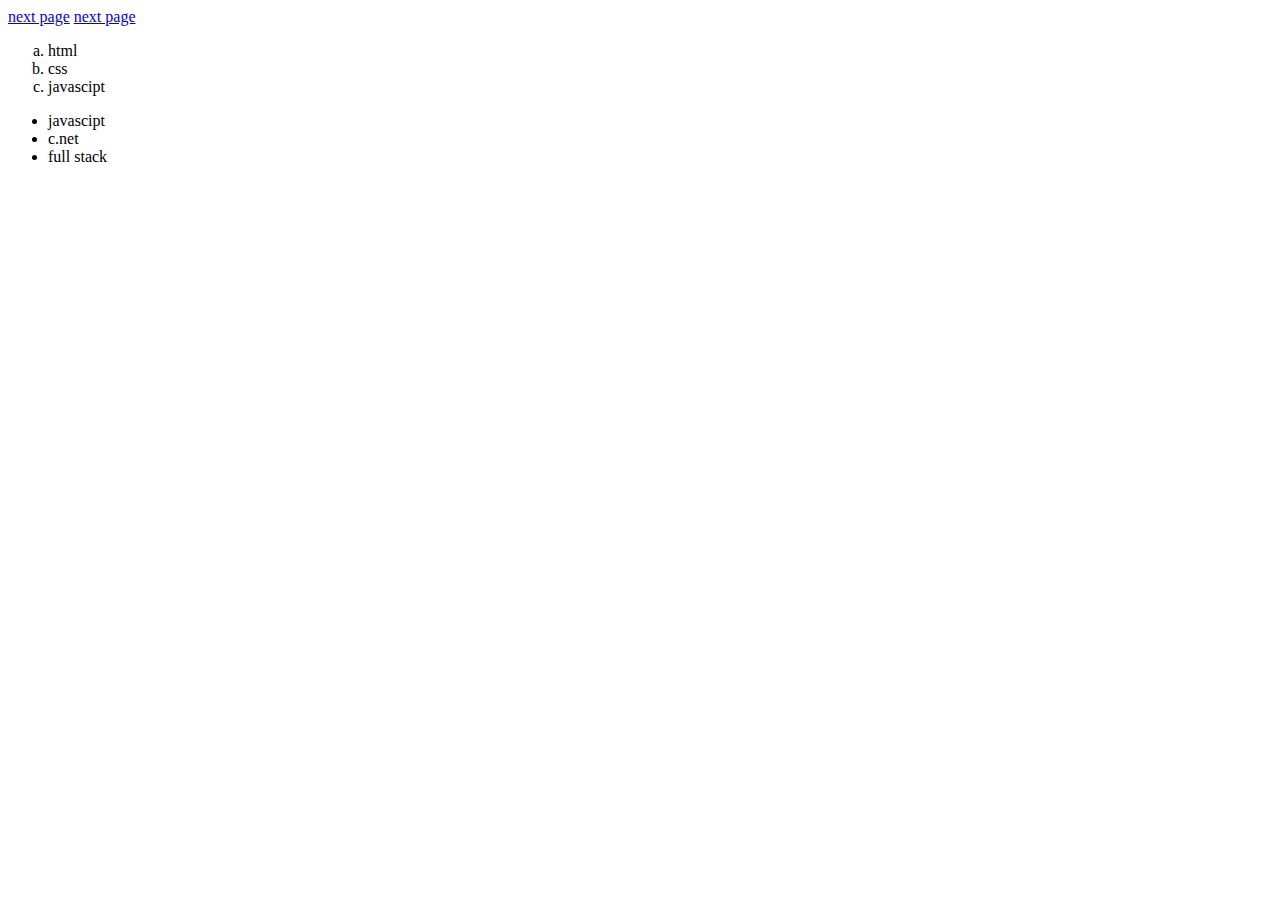
<file: index.html>
<!doctype html>

<head>
    <title> X workz company </title>
</head>

<body>
    <a href="./index.html">next page</a>
    <a href="https://www.amazon.in/?tag=msndeskstdin-21&ref=pd_sl_8lasjaw1in_e&adgrpid=1320515122577879&hvadid=82532462263760&hvnetw=o&hvqmt=e&hvbmt=be&hvdev=c&hvlocint=&hvlocphy=156076&hvtargid=kwd-82533124556259:loc-90&hydadcr=4977_2228236">next page</a>


    <ol type="a">
        <li>html</li>
        <li>css</li>
        <li>javascipt</li>
    </ol>

    <ul type="disc">
        <li>javascipt</li>
        <li>c.net</li>
        <li>full stack</li>
    </ul>

</body>

</html>
</file>
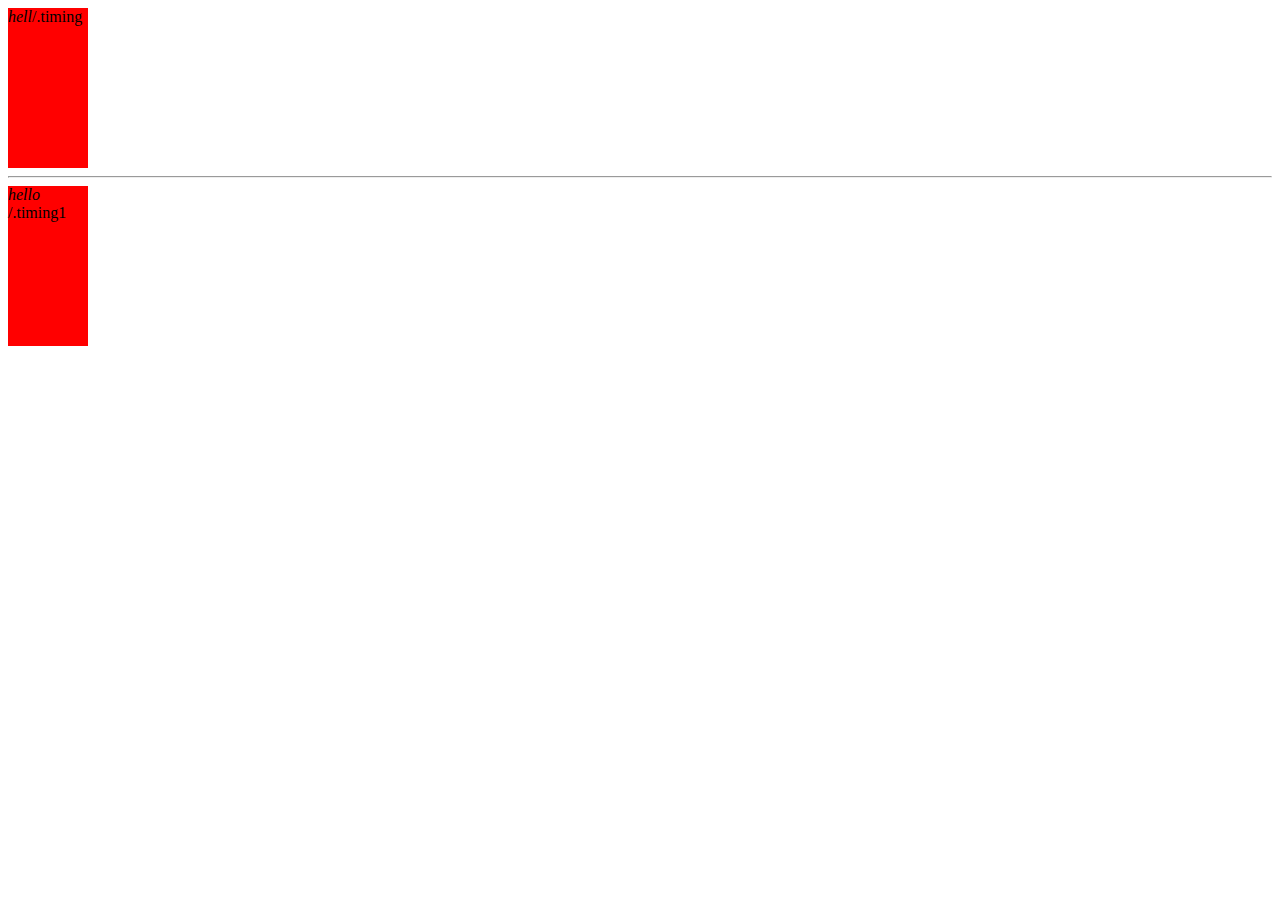
<file: animations.html>
<!DOCTYPE html>
<html lang="en">
<head>
    <meta charset="UTF-8">
    <meta name="viewport" content="width=device-width, initial-scale=1.0">
    <title>Document</title>
    <style>
        div{
            background-color: red;
            width: 5rem;
            height: 10rem;
            transition: height 3s , width 3s;
            transition-delay: 3s;
            transition-duration: 8s;
        }
        div:hover{
            background-color: blueviolet;
            width: 10rem;
            height: 10rem;
        }
        .timing {
            transition-timing-function: ease;
        }
        .timing1 {
            transition-timing-function: ease;
        }
    </style>
</head>
<body>
    
    <div class="timing">
    <i>hell</i>/.timing
    
    </div>
    <hr>
    <div class="timing">
        <i>hello </i>/.timing1
        </div>

    
</body>
</html>
</file>
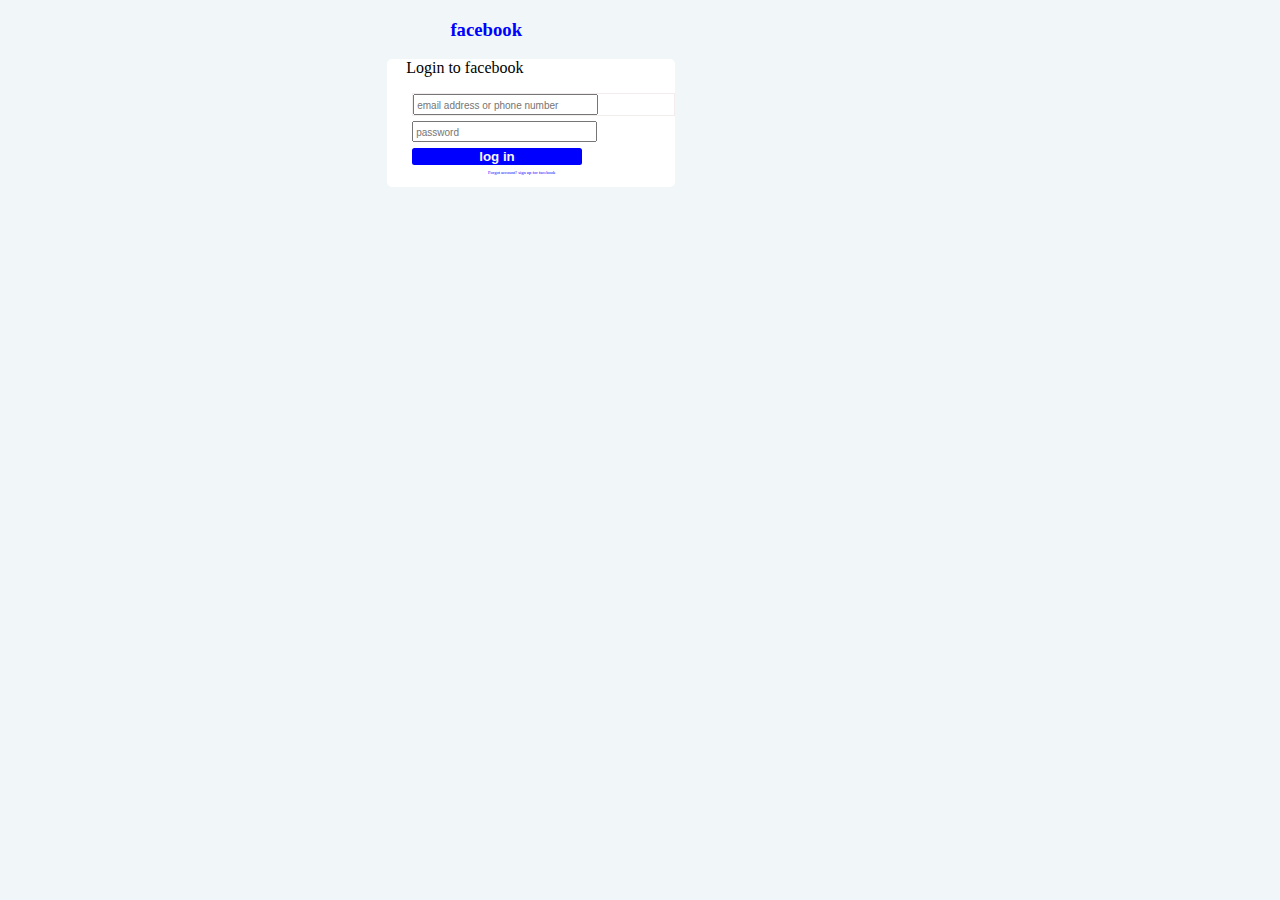
<file: assg2.html>
<!DOCTYPE html>
<html lang="en">
<head>
    <meta charset="UTF-8">
    <meta name="viewport" content="width=<device-width>, initial-scale=1.0">
    <title>Document</title>
    <style>
        input::placeholder {
            font-size:10px;

        }
    </style>
</head>
<body style="background-color:rgba(235, 244, 245, 0.713)">
    <div style="margin-left:35%">
        <h3 style="color:blue">facebook</h3>
    </div>
    <div style="background-color: white; height:8rem; width:18rem; border-radius: 5px; margin-left: 30%;">
    <div style="padding-left: 19px">
        <p>Login to facebook</p>
    </div>
    
    <div style="padding-left: 25px; padding: top 0.01rem">
        <form>
            
            <div style="margin-bottom: 5px; border:1px solid rgb(242, 236, 236)">
                
                <input type="text" placeholder="email address or phone number" /> 
            </div>
            <div style="margin-bottom: 5px;">
                <input type="password" placeholder="password" /> 


            </div>
            <div>
                <input style="background-color:blue; border:none; border-radius:2.5px ; width:10.6rem; color: whitesmoke; font-weight: bolder;"
                type="submit" value="log in" /> 
            </div>
            
        </form>
    </div>
    <div style="margin-left:35%">
    <p style="font-size:4.5px; color:blue">Forgot account? sign up for facebook</p>
</div>
</div>
</body>
</html>
</file>
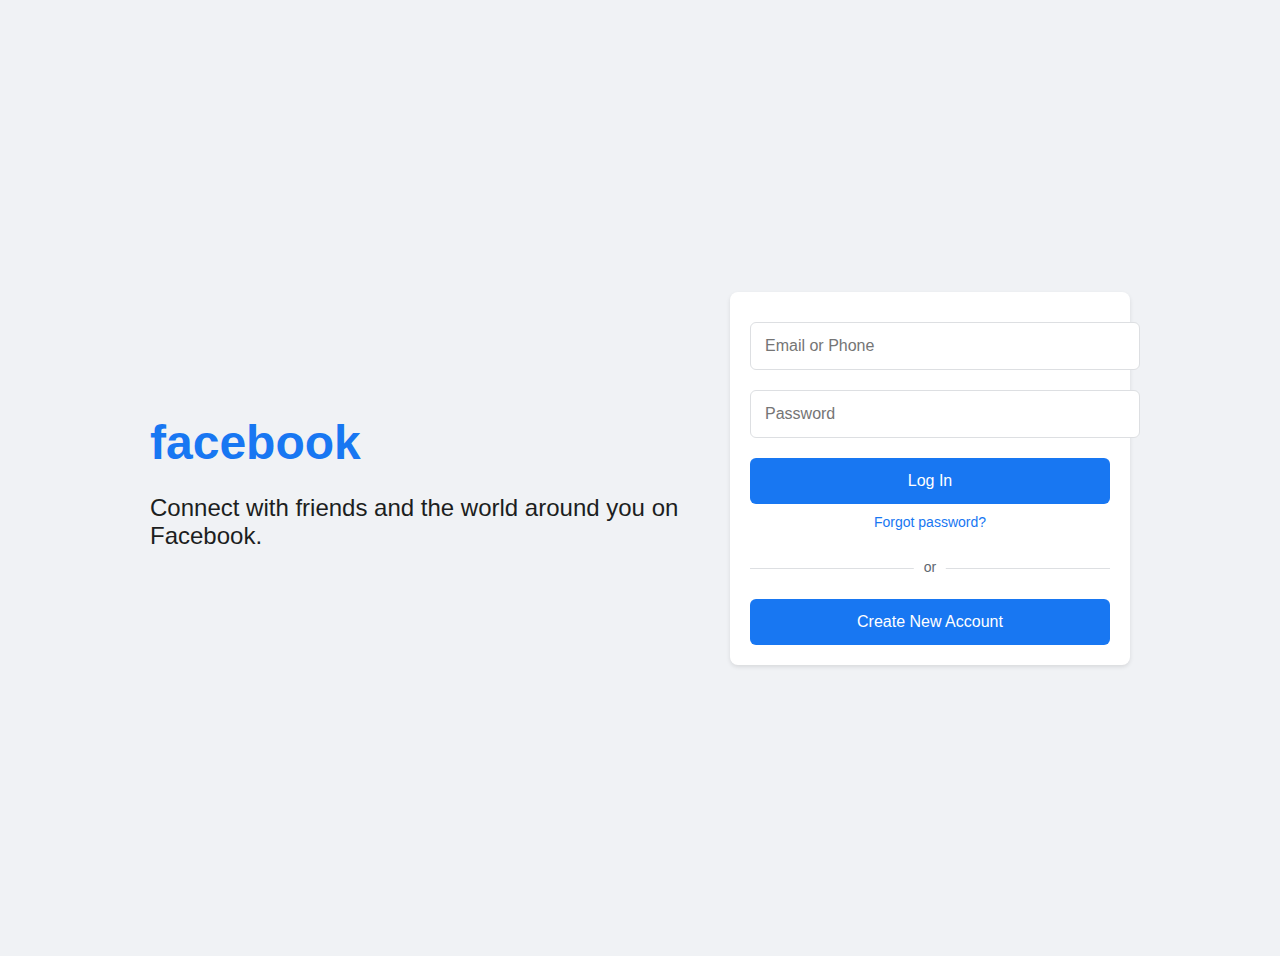
<file: assign.html>
<!DOCTYPE html>
<html lang="en">
<head>
    <meta charset="UTF-8">
    <meta name="viewport" content="width=device-width, initial-scale=1.0">
    <title>Facebook Login</title>
    <link rel="stylesheet" href="assign1.css">
</head>
<body>
    <div class="container">
        <div class="header">
            <centre><h1>facebook</h1></centre>
            <p>Connect with friends and the world around you on Facebook.</p>
        </div>
        <div class="login-box">
            <form>
                <input type="text" placeholder="Email or Phone" required><br>
                <input type="password" placeholder="Password" required><br>
                <button type="submit">Log In</button><br>
                <a href="#">Forgot   password?</a><br>
                <div class="divider"></div>
                <button class="create-account" type="button">Create New Account</button>
            </form>
        </div>
    </div>
</body>
</html>
</file>
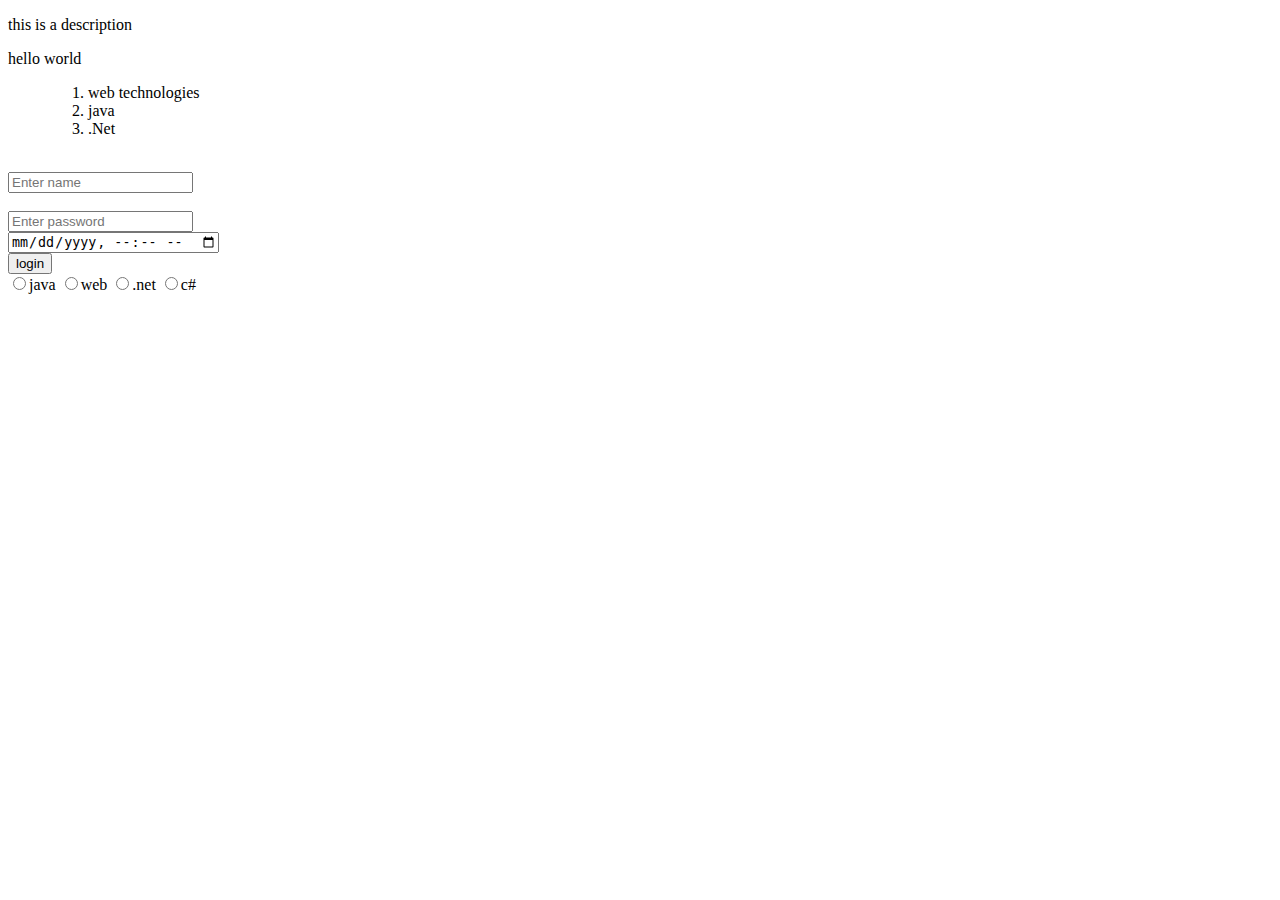
<file: day3.html>
<!DOCTYPE html>
<html lang="en">

<head>
    <meta charset="UTF-8">
    <meta name="viewport" content="width=device-width, initial-scale=1.0">
    <title>Document</title>
</head>

<body>
    <P> this is a description </P>
    <link rel="icon" href="https://wallpapercave.com/wp/wp2858553.jpg ">
    <dt> hello world</dt>
    <ol>
        <dd>
            <li> web technologies</li>
        </dd>
        <dd>
            <li>java</li>
        </dd>
        <dd>
            <li>.Net</li>
        </dd>
    </ol>
    <div>
        <form>
       <br> <input type="text" placeholder="Enter name"/></br>
        <br><input type="password" placeholder="Enter password"/></br>
        <input type="datetime-local"/><br>
        <input type="button" value="login"/>
        <br><input type="radio" name="corse">java
        <input type="radio" name="corse">web
        <input type="radio" name="corse">.net
        <input type="radio" name="corse">c#</br>
        </div>
    </form>
    </body>

</html>
</file>
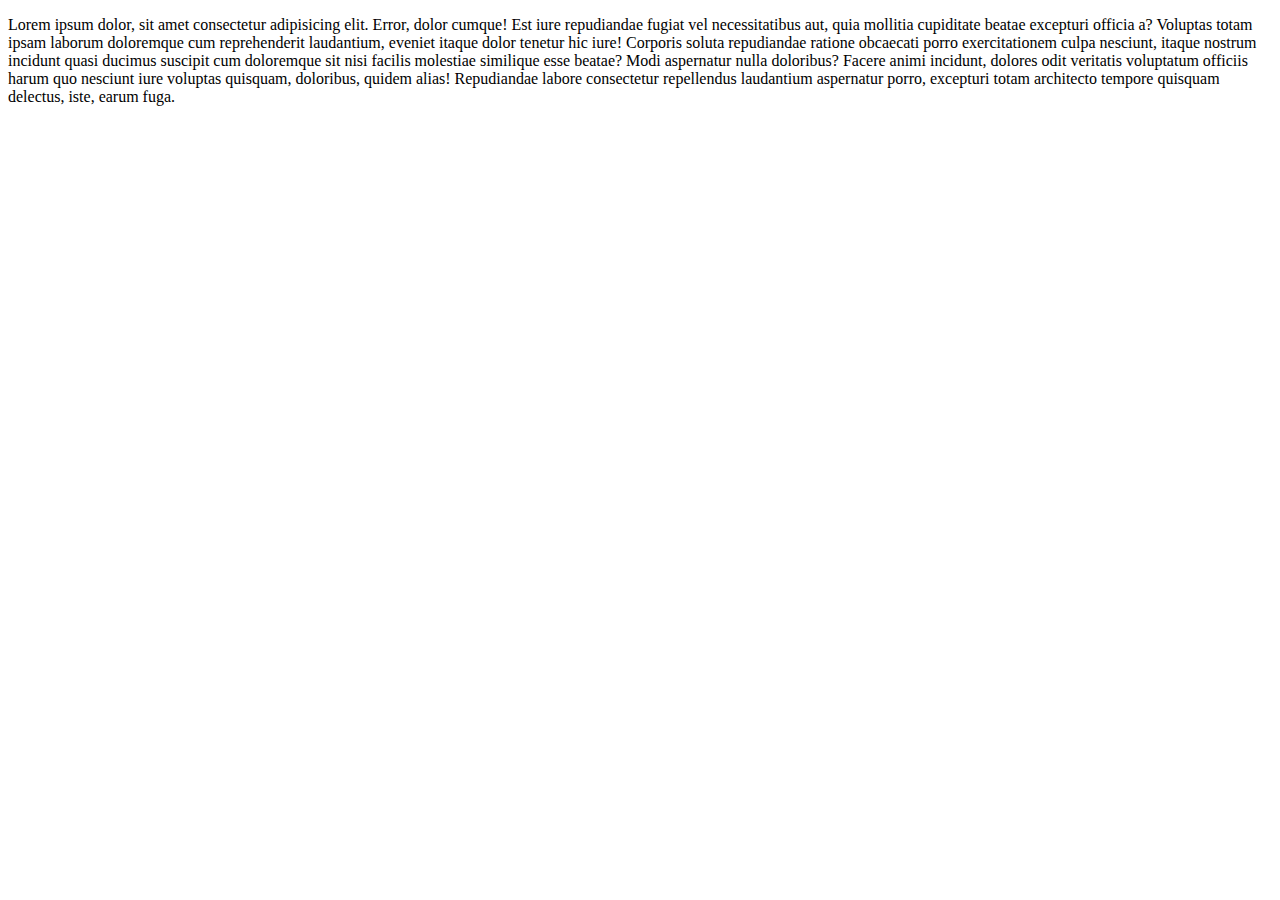
<file: index2.html>
<!DOCTYPE html>
<html lang="en">

<head>
    <meta charset="UTF-8">
    <meta name="viewport" content="width=device-width, initial-scale=1.0">
    <title>Document</title>

</head>

<body>
    <p> Lorem ipsum dolor, sit amet consectetur adipisicing elit. Error, dolor cumque! Est iure repudiandae fugiat vel
        necessitatibus aut, quia mollitia cupiditate beatae excepturi officia a? Voluptas totam ipsam laborum doloremque
        cum reprehenderit laudantium, eveniet itaque dolor tenetur hic iure! Corporis soluta repudiandae ratione
        obcaecati porro exercitationem culpa nesciunt, itaque nostrum incidunt quasi ducimus suscipit cum doloremque sit
        nisi facilis molestiae similique esse beatae? Modi aspernatur nulla doloribus? Facere animi incidunt, dolores
        odit veritatis voluptatum officiis harum quo nesciunt iure voluptas quisquam, doloribus, quidem alias!
        Repudiandae labore consectetur repellendus laudantium aspernatur porro, excepturi totam architecto tempore
        quisquam delectus, iste, earum fuga.</p>
</body>

</html>
</file>
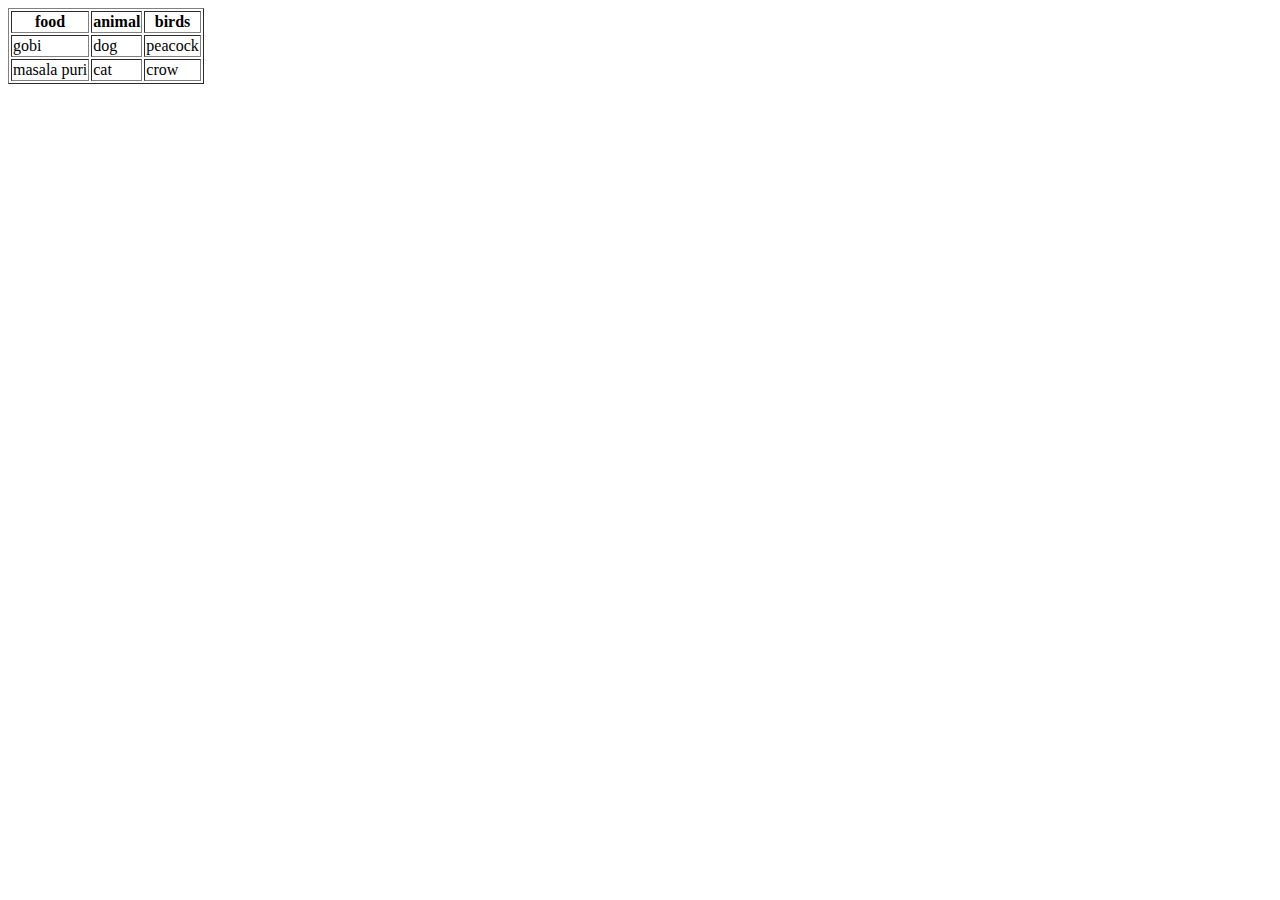
<file: nextpage.html>
<html>

<head>
    <title>next page</title>
</head>

<body>
    <p></p>

    <table border="1">
        <tr>
            <th>food</th>
            <th>animal</th>
            <th>birds</th>
        </tr>
        <tr>

            <td>gobi </td>
            <td>dog</td>
            <td>peacock</td>

        </tr>
        <tr>

            <td>masala puri</td>
            <td>cat</td>
            <td>crow</td>
        </tr>

    </table>
</body>

</html>
</file>
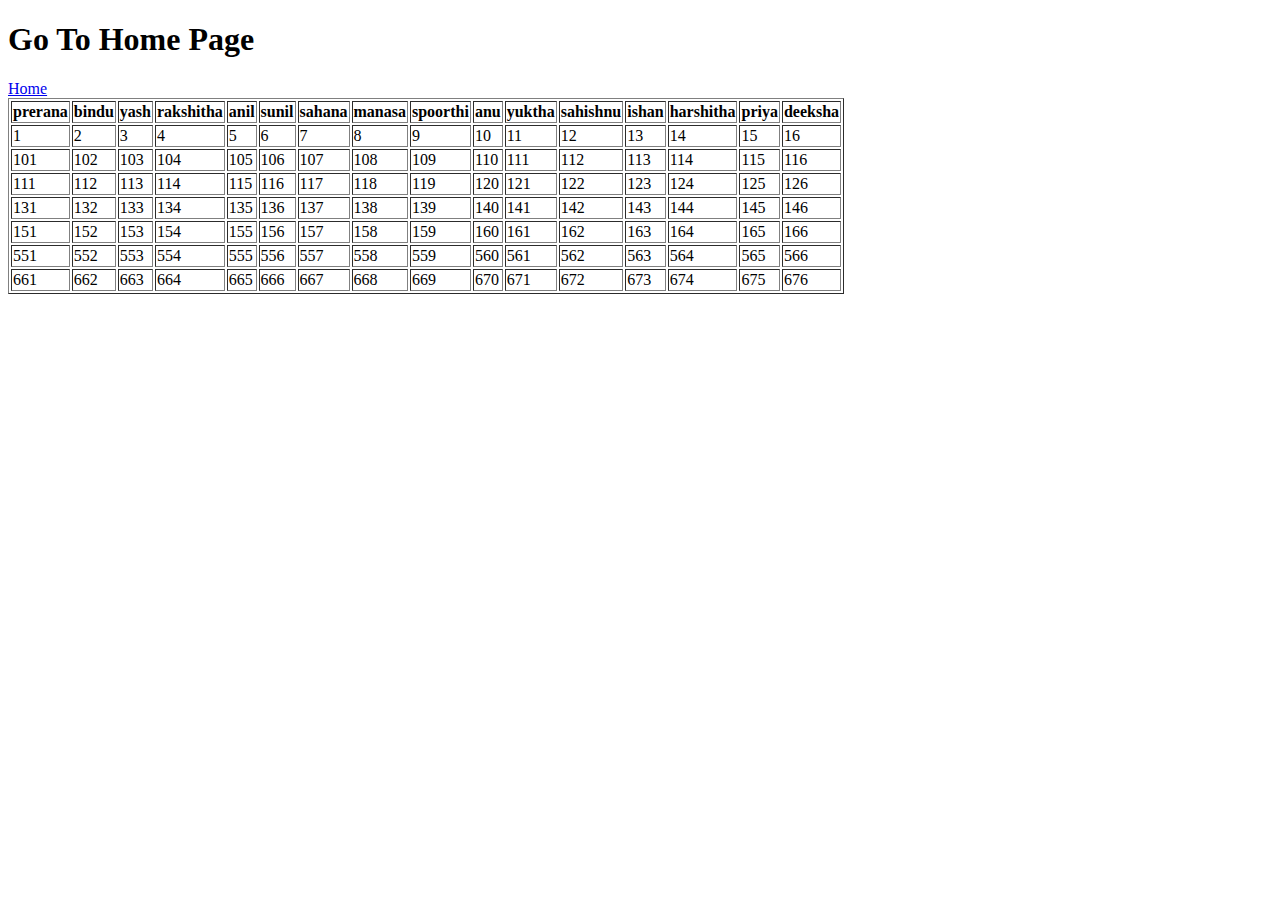
<file: table.html>
<!DOCTYPE html>
<html lang="en">
    <head>
        <meta charset="UTF-8">
        <meta name="viewport" content="width=device-width,initial-scale=1.0">
        <title>Document</title>
     </head>
     <body>
        <h1>Go To Home Page</h1>
        <a href="http://127.0.0.1:5500/p.html">Home</a>
            <table border="1">
                <tr>
                    <th>prerana</th>
                    <th>bindu</th>
                    <th>yash</th>
                    <th>rakshitha</th>
                    <th>anil</th>
                    <th>sunil</th>
                    <th>sahana</th>
                    <th>manasa</th>
                    <th>spoorthi</th>
                    <th>anu</th>
                    <th>yuktha</th>
                    <th>sahishnu</th>
                    <th>ishan</th>
                    <th>harshitha</th>
                    <th>priya</th>
                    <th>deeksha</th>
                </tr>
                <tr>
                    <td>1</td>
                    <td>2</td>
                    <td>3</td>
                    <td>4</td>
                    <td>5</td>
                    <td>6</td>
                    <td>7</td>
                    <td>8</td>
                    <td>9</td>
                    <td>10</td>
                    <td>11</td>
                    <td>12</td>
                    <td>13</td>
                    <td>14</td>
                    <td>15</td>
                    <td>16</td>
                </tr>
                <tr>
                    <td>101</td>
                    <td>102</td>
                    <td>103</td>
                    <td>104</td>
                    <td>105</td>
                    <td>106</td>
                    <td>107</td>
                    <td>108</td>
                    <td>109</td>
                    <td>110</td>
                    <td>111</td>
                    <td>112</td>
                    <td>113</td>
                    <td>114</td>
                    <td>115</td>
                    <td>116</td>
                </tr>
                <tr>
                    <td>111</td>
                    <td>112</td>
                    <td>113</td>
                    <td>114</td>
                    <td>115</td>
                    <td>116</td>
                    <td>117</td>
                    <td>118</td>
                    <td>119</td>
                    <td>120</td>
                    <td>121</td>
                    <td>122</td>
                    <td>123</td>
                    <td>124</td>
                    <td>125</td>
                    <td>126</td>
                </tr>
                <tr>
                    <td>131</td>
                    <td>132</td>
                    <td>133</td>
                    <td>134</td>
                    <td>135</td>
                    <td>136</td>
                    <td>137</td>
                    <td>138</td>
                    <td>139</td>
                    <td>140</td>
                    <td>141</td>
                    <td>142</td>
                    <td>143</td>
                    <td>144</td>
                    <td>145</td>
                    <td>146</td>
                </tr>
                <tr>
                    <td>151</td>
                    <td>152</td>
                    <td>153</td>
                    <td>154</td>
                    <td>155</td>
                    <td>156</td>
                    <td>157</td>
                    <td>158</td>
                    <td>159</td>
                    <td>160</td>
                    <td>161</td>
                    <td>162</td>
                    <td>163</td>
                    <td>164</td>
                    <td>165</td>
                    <td>166</td>
                </tr>
                <tr>
                    <td>551</td>
                    <td>552</td>
                    <td>553</td>
                    <td>554</td>
                    <td>555</td>
                    <td>556</td>
                    <td>557</td>
                    <td>558</td>
                    <td>559</td>
                    <td>560</td>
                    <td>561</td>
                    <td>562</td>
                    <td>563</td>
                    <td>564</td>
                    <td>565</td>
                    <td>566</td>
                </tr>
                <tr>
                    <td>661</td>
                    <td>662</td>
                    <td>663</td>
                    <td>664</td>
                    <td>665</td>
                    <td>666</td>
                    <td>667</td>
                    <td>668</td>
                    <td>669</td>
                    <td>670</td>
                    <td>671</td>
                    <td>672</td>
                    <td>673</td>
                    <td>674</td>
                    <td>675</td>
                    <td>676</td>
                </tr>
            </table>
        </body>
</html>
</file>
<file: assign1.css>
body {
    background-color: #f0f2f5;
    font-family: Arial, sans-serif;
}

.container {
    max-width: 980px;
    margin: 0 auto;
    padding: 20px;
    display: flex;
    justify-content: space-between;
    align-items: center;
    height: 100vh;
}

.header {
    flex: 1;
    margin-right: 50px;
}

.header h1 {
    color: #1877f2;
    font-size: 48px;
    margin-bottom: 10px;
}

.header p {
    font-size: 24px;
    color: #1c1e21;
}

.login-box {
    background: white;
    padding: 20px;
    box-shadow: 0 2px 4px rgba(0,0,0,0.1);
    border-radius: 8px;
    width: 360px;
}

.login-box input {
    width: 100%;
    padding: 14px;
    margin: 10px 0;
    border: 1px solid #dddfe2;
    border-radius: 6px;
    font-size: 16px;
}

.login-box button {
    width: 100%;
    padding: 14px;
    background-color: #1877f2;
    border: none;
    border-radius: 6px;
    color: white;
    font-size: 16px;
    cursor: pointer;
    margin-top: 10px;
}

.login-box button:hover {
    background-color: #166fe5;
}

.login-box a {
    display: block;
    text-align: center;
    color: #1877f2;
    text-decoration: none;
    margin-top: 10px;
    font-size: 14px;
}

.divider {
    border-top: 1px solid #dddfe2;
    margin: 20px 0;
    text-align: center;
    position: relative;
}

.divider::before {
    content: "or";
    position: absolute;
    top: -10px;
    left: 50%;
    transform: translateX(-50%);
    background: white;
    padding: 0 10px;
    color: #606770;
    font-size: 14px;
}

.create-account {
    background-color: #42b72a;
}

.create-account:hover {
    background-color: #36a420;
}
</file>
